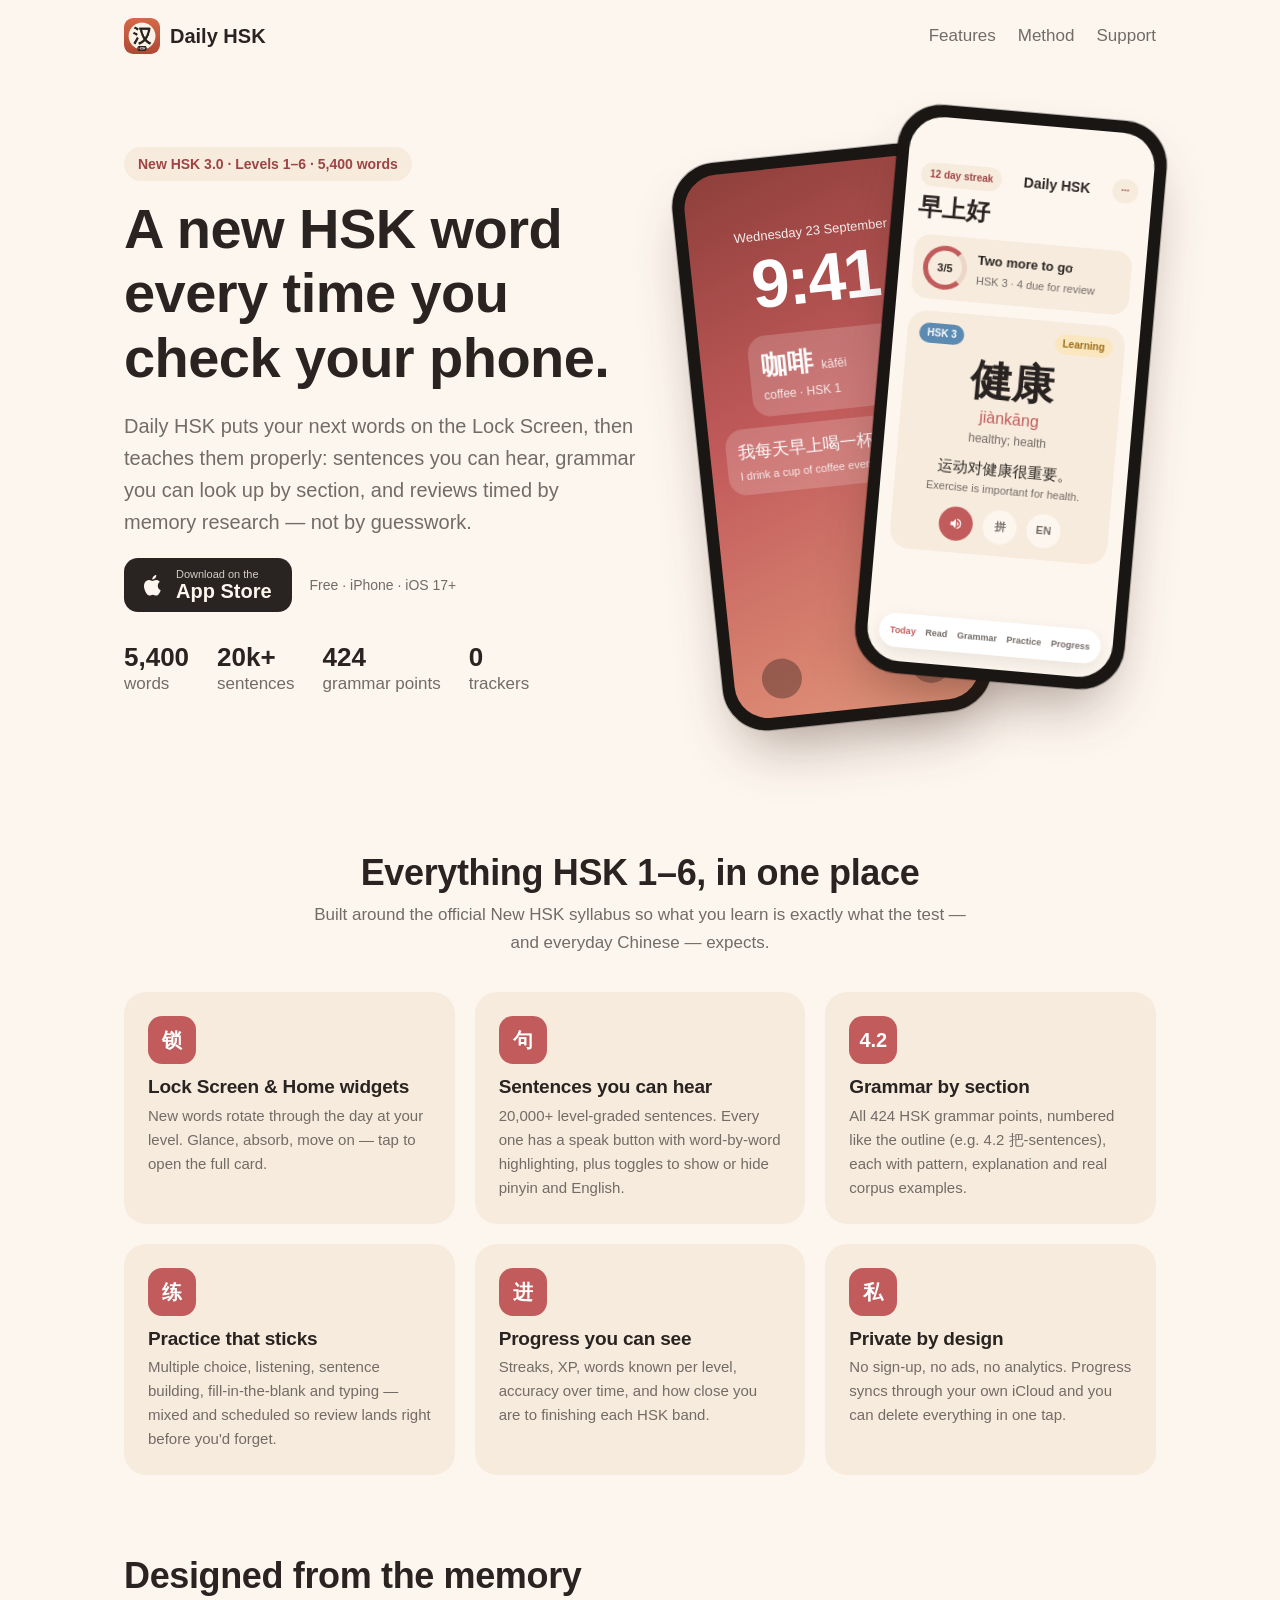
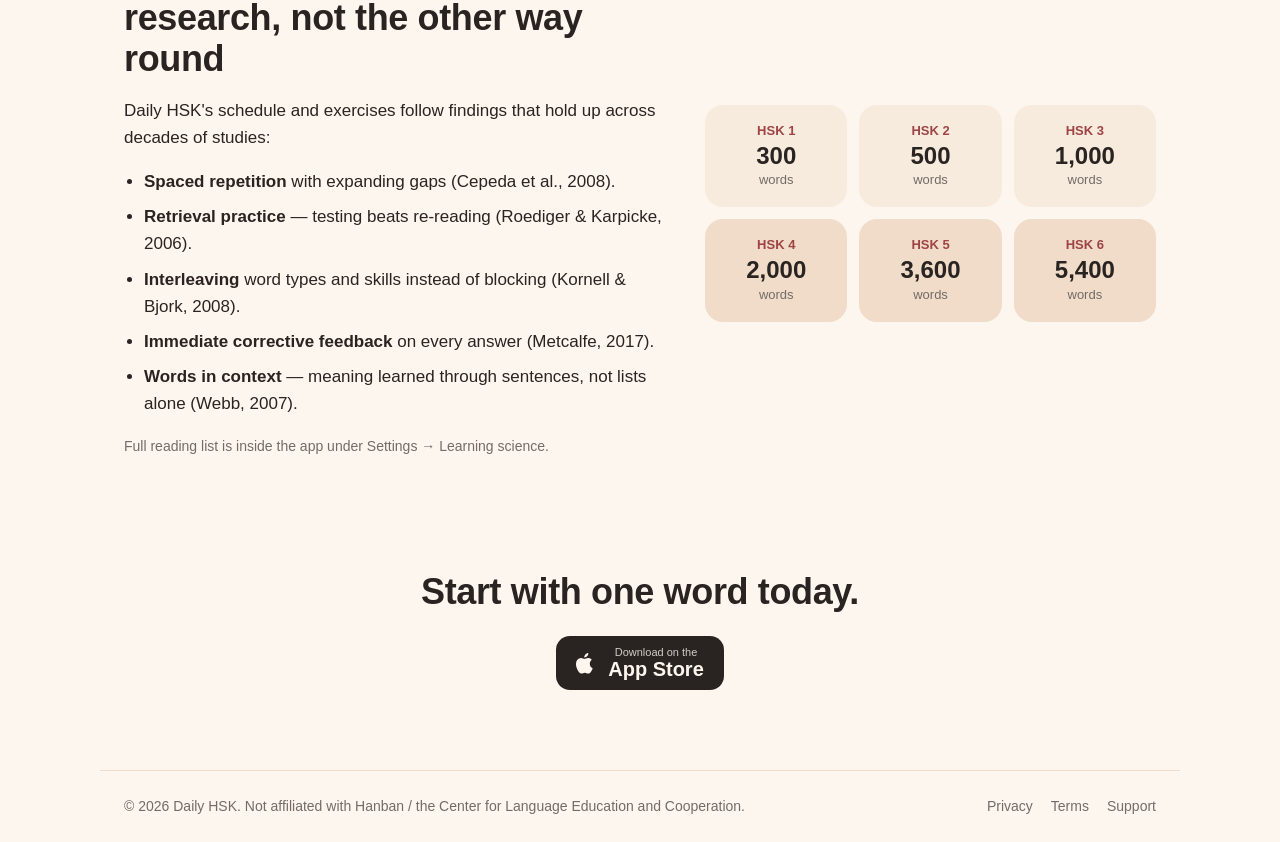
<file: index.html>
<!doctype html>
<html lang="en">
<head>
<meta charset="utf-8">
<meta name="viewport" content="width=device-width, initial-scale=1">
<title>Daily HSK — Learn Chinese from your Lock Screen, HSK 1–6</title>
<meta name="description" content="Daily HSK teaches every New HSK 1–6 word with a Lock Screen widget, 20,000+ graded sentences with audio, numbered grammar points, and research-backed spaced practice.">
<meta property="og:title" content="Daily HSK — Learn Chinese, one day at a time">
<meta property="og:description" content="Every HSK 1–6 word on your Lock Screen. Sentences with audio, grammar by section, spaced review.">
<meta property="og:image" content="https://nang-dev.github.io/daily-hsk-site/icon.png">
<link rel="icon" href="favicon.png">
<link rel="apple-touch-icon" href="apple-touch-icon.png">
<link rel="stylesheet" href="style.css">
</head>
<body>
<header class="nav">
  <a class="brand" href="index.html"><img src="icon.png" alt="" width="36" height="36">Daily HSK</a>
  <nav><a href="#features">Features</a><a href="#method">Method</a><a href="support.html">Support</a></nav>
</header>

<main>
<section class="hero">
  <div class="hero-copy">
    <span class="pill">New HSK 3.0 · Levels 1–6 · 5,400 words</span>
    <h1>A new HSK word every time you check your phone.</h1>
    <p class="lede">Daily HSK puts your next words on the Lock Screen, then teaches them properly: sentences you can hear, grammar you can look up by section, and reviews timed by memory research — not by guesswork.</p>
    <div class="cta">
      <a class="store" href="https://apps.apple.com/app/id6815426392" aria-label="Download on the App Store">
        <svg viewBox="0 0 24 24" width="26" height="26" aria-hidden="true"><path fill="currentColor" d="M16.4 12.6c0-2.3 1.9-3.4 2-3.5-1.1-1.6-2.8-1.8-3.4-1.8-1.4-.1-2.8.9-3.5.9-.7 0-1.9-.8-3.1-.8-1.6 0-3.1.9-3.9 2.4-1.7 2.9-.4 7.2 1.2 9.6.8 1.2 1.8 2.5 3 2.4 1.2 0 1.7-.8 3.1-.8s1.9.8 3.1.8c1.3 0 2.1-1.2 2.9-2.3.9-1.3 1.3-2.6 1.3-2.7 0 0-2.6-1-2.7-4.2zM14.1 5.6c.6-.8 1.1-1.8.9-2.9-.9 0-2 .6-2.7 1.4-.6.7-1.1 1.8-1 2.8 1.1.1 2.1-.5 2.8-1.3z"/></svg>
        <span><small>Download on the</small>App Store</span>
      </a>
      <span class="note">Free · iPhone · iOS 17+</span>
    </div>
    <ul class="hero-facts">
      <li><b>5,400</b> words</li>
      <li><b>20k+</b> sentences</li>
      <li><b>424</b> grammar points</li>
      <li><b>0</b> trackers</li>
    </ul>
  </div>

  <div class="hero-art" aria-hidden="true">
    <!-- Lock Screen mockup -->
    <div class="phone lock">
      <div class="screen">
        <div class="ls-date">Wednesday 23 September</div>
        <div class="ls-time">9:41</div>
        <div class="ls-widget">
          <div class="ls-hanzi">咖啡<span class="ls-py">kāfēi</span></div>
          <div class="ls-meaning">coffee · HSK 1</div>
        </div>
        <div class="ls-widget wide">
          <div class="ls-sent">我每天早上喝一杯咖啡。</div>
          <div class="ls-sent-en">I drink a cup of coffee every morning.</div>
        </div>
        <div class="ls-bottom"><span></span><span></span></div>
      </div>
    </div>
    <!-- App mockup -->
    <div class="phone app">
      <div class="screen">
        <div class="app-top"><span class="streak">12 day streak</span><b>Daily HSK</b><span class="gear">···</span></div>
        <div class="app-greet">早上好</div>
        <div class="goal"><div class="ring"><span>3/5</span></div><div><b>Two more to go</b><small>HSK 3 · 4 due for review</small></div></div>
        <div class="card">
          <div class="card-row"><span class="lvl">HSK 3</span><span class="tag">Learning</span></div>
          <div class="card-hanzi">健康</div>
          <div class="card-py">jiànkāng</div>
          <div class="card-en">healthy; health</div>
          <div class="card-sent">运动对健康很重要。</div>
          <div class="card-sent-en">Exercise is important for health.</div>
          <div class="card-actions"><span class="speak"><svg viewBox="0 0 24 24" width="14" height="14"><path fill="currentColor" d="M3 9v6h4l5 5V4L7 9H3zm13.5 3A4.5 4.5 0 0 0 14 8v8a4.5 4.5 0 0 0 2.5-4zM14 3.2v2.1a7 7 0 0 1 0 13.4v2.1a9 9 0 0 0 0-17.6z"/></svg></span><span class="eye">拼</span><span class="eye">EN</span></div>
        </div>
        <div class="tabs"><span class="on">Today</span><span>Read</span><span>Grammar</span><span>Practice</span><span>Progress</span></div>
      </div>
    </div>
  </div>
</section>

<section id="features" class="features">
  <h2>Everything HSK 1–6, in one place</h2>
  <p class="sub">Built around the official New HSK syllabus so what you learn is exactly what the test — and everyday Chinese — expects.</p>
  <div class="grid">
    <article><div class="ico">锁</div><h3>Lock Screen &amp; Home widgets</h3><p>New words rotate through the day at your level. Glance, absorb, move on — tap to open the full card.</p></article>
    <article><div class="ico">句</div><h3>Sentences you can hear</h3><p>20,000+ level-graded sentences. Every one has a speak button with word-by-word highlighting, plus toggles to show or hide pinyin and English.</p></article>
    <article><div class="ico">4.2</div><h3>Grammar by section</h3><p>All 424 HSK grammar points, numbered like the outline (e.g. 4.2 把-sentences), each with pattern, explanation and real corpus examples.</p></article>
    <article><div class="ico">练</div><h3>Practice that sticks</h3><p>Multiple choice, listening, sentence building, fill-in-the-blank and typing — mixed and scheduled so review lands right before you'd forget.</p></article>
    <article><div class="ico">进</div><h3>Progress you can see</h3><p>Streaks, XP, words known per level, accuracy over time, and how close you are to finishing each HSK band.</p></article>
    <article><div class="ico">私</div><h3>Private by design</h3><p>No sign-up, no ads, no analytics. Progress syncs through your own iCloud and you can delete everything in one tap.</p></article>
  </div>
</section>

<section id="method" class="method">
  <div class="method-copy">
    <h2>Designed from the memory research, not the other way round</h2>
    <p>Daily HSK's schedule and exercises follow findings that hold up across decades of studies:</p>
    <ul>
      <li><b>Spaced repetition</b> with expanding gaps (Cepeda et al., 2008).</li>
      <li><b>Retrieval practice</b> — testing beats re-reading (Roediger &amp; Karpicke, 2006).</li>
      <li><b>Interleaving</b> word types and skills instead of blocking (Kornell &amp; Bjork, 2008).</li>
      <li><b>Immediate corrective feedback</b> on every answer (Metcalfe, 2017).</li>
      <li><b>Words in context</b> — meaning learned through sentences, not lists alone (Webb, 2007).</li>
    </ul>
    <p class="small">Full reading list is inside the app under Settings → Learning science.</p>
  </div>
  <div class="levels" aria-label="HSK levels">
    <div><span>HSK 1</span><b>300</b>words</div>
    <div><span>HSK 2</span><b>500</b>words</div>
    <div><span>HSK 3</span><b>1,000</b>words</div>
    <div><span>HSK 4</span><b>2,000</b>words</div>
    <div><span>HSK 5</span><b>3,600</b>words</div>
    <div><span>HSK 6</span><b>5,400</b>words</div>
  </div>
</section>

<section class="closing">
  <h2>Start with one word today.</h2>
  <a class="store" href="https://apps.apple.com/app/id6815426392"><svg viewBox="0 0 24 24" width="26" height="26" aria-hidden="true"><path fill="currentColor" d="M16.4 12.6c0-2.3 1.9-3.4 2-3.5-1.1-1.6-2.8-1.8-3.4-1.8-1.4-.1-2.8.9-3.5.9-.7 0-1.9-.8-3.1-.8-1.6 0-3.1.9-3.9 2.4-1.7 2.9-.4 7.2 1.2 9.6.8 1.2 1.8 2.5 3 2.4 1.2 0 1.7-.8 3.1-.8s1.9.8 3.1.8c1.3 0 2.1-1.2 2.9-2.3.9-1.3 1.3-2.6 1.3-2.7 0 0-2.6-1-2.7-4.2zM14.1 5.6c.6-.8 1.1-1.8.9-2.9-.9 0-2 .6-2.7 1.4-.6.7-1.1 1.8-1 2.8 1.1.1 2.1-.5 2.8-1.3z"/></svg><span><small>Download on the</small>App Store</span></a>
</section>
</main>

<footer>
  <span>© 2026 Daily HSK. Not affiliated with Hanban / the Center for Language Education and Cooperation.</span>
  <nav><a href="privacy.html">Privacy</a><a href="terms.html">Terms</a><a href="support.html">Support</a></nav>
</footer>
</body>
</html>
</file>
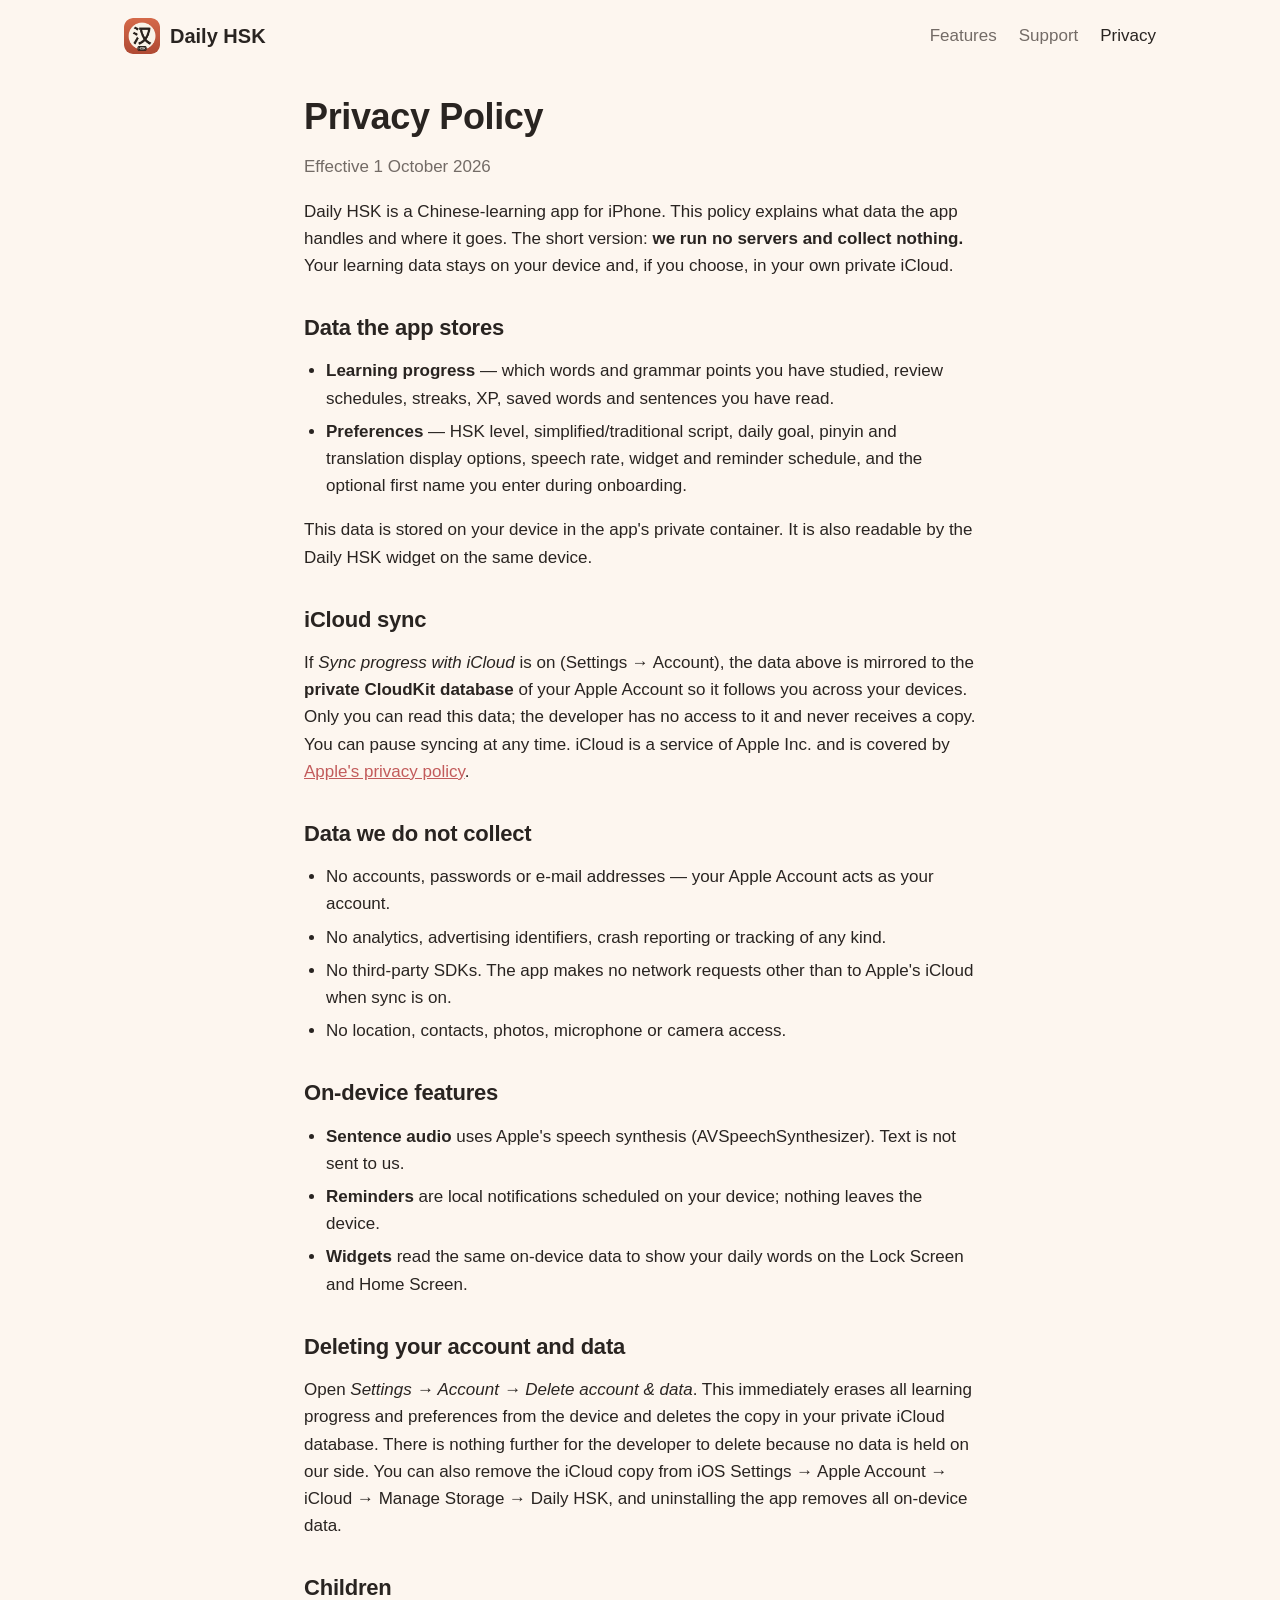
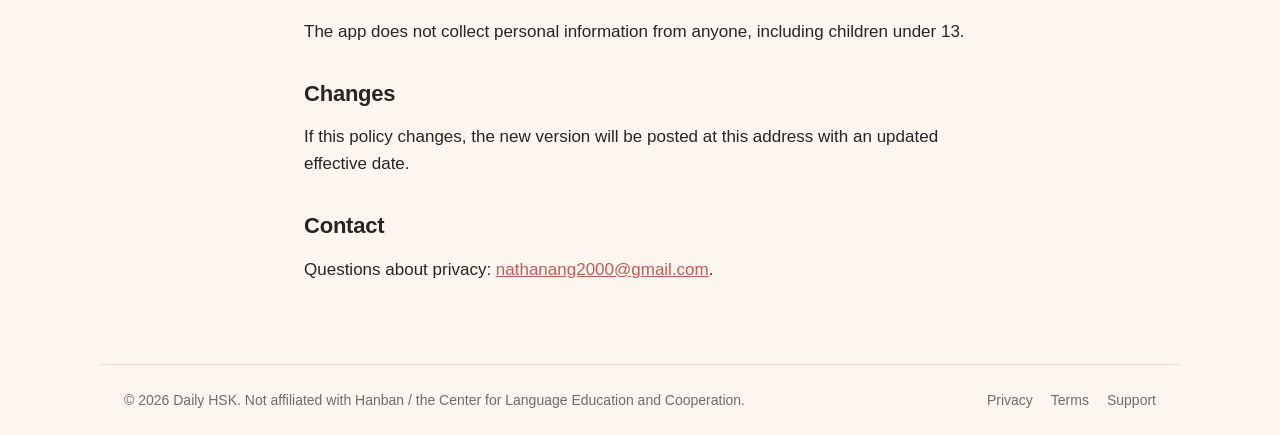
<file: privacy.html>
<!doctype html>
<html lang="en">
<head>
<meta charset="utf-8">
<meta name="viewport" content="width=device-width, initial-scale=1">
<title>Daily HSK · Privacy Policy</title>
<link rel="icon" href="favicon.png">
<link rel="stylesheet" href="style.css">
</head>
<body>
<header class="nav">
  <a class="brand" href="index.html"><img src="icon.png" alt="" width="36" height="36">Daily HSK</a>
  <nav><a href="index.html#features">Features</a><a href="support.html">Support</a><a href="privacy.html" aria-current="page">Privacy</a></nav>
</header>
<main class="doc">
  <h1>Privacy Policy</h1>
  <p class="meta">Effective 1 October 2026</p>

  <p>Daily HSK is a Chinese-learning app for iPhone. This policy explains what data the app handles and where it goes. The short version: <strong>we run no servers and collect nothing.</strong> Your learning data stays on your device and, if you choose, in your own private iCloud.</p>

  <h2>Data the app stores</h2>
  <ul>
    <li><strong>Learning progress</strong> — which words and grammar points you have studied, review schedules, streaks, XP, saved words and sentences you have read.</li>
    <li><strong>Preferences</strong> — HSK level, simplified/traditional script, daily goal, pinyin and translation display options, speech rate, widget and reminder schedule, and the optional first name you enter during onboarding.</li>
  </ul>
  <p>This data is stored on your device in the app's private container. It is also readable by the Daily HSK widget on the same device.</p>

  <h2>iCloud sync</h2>
  <p>If <em>Sync progress with iCloud</em> is on (Settings → Account), the data above is mirrored to the <strong>private CloudKit database</strong> of your Apple Account so it follows you across your devices. Only you can read this data; the developer has no access to it and never receives a copy. You can pause syncing at any time. iCloud is a service of Apple Inc. and is covered by <a href="https://www.apple.com/legal/privacy/">Apple's privacy policy</a>.</p>

  <h2>Data we do not collect</h2>
  <ul>
    <li>No accounts, passwords or e-mail addresses — your Apple Account acts as your account.</li>
    <li>No analytics, advertising identifiers, crash reporting or tracking of any kind.</li>
    <li>No third-party SDKs. The app makes no network requests other than to Apple's iCloud when sync is on.</li>
    <li>No location, contacts, photos, microphone or camera access.</li>
  </ul>

  <h2>On-device features</h2>
  <ul>
    <li><strong>Sentence audio</strong> uses Apple's speech synthesis (AVSpeechSynthesizer). Text is not sent to us.</li>
    <li><strong>Reminders</strong> are local notifications scheduled on your device; nothing leaves the device.</li>
    <li><strong>Widgets</strong> read the same on-device data to show your daily words on the Lock Screen and Home Screen.</li>
  </ul>

  <h2>Deleting your account and data</h2>
  <p>Open <em>Settings → Account → Delete account &amp; data</em>. This immediately erases all learning progress and preferences from the device and deletes the copy in your private iCloud database. There is nothing further for the developer to delete because no data is held on our side. You can also remove the iCloud copy from iOS Settings → Apple Account → iCloud → Manage Storage → Daily HSK, and uninstalling the app removes all on-device data.</p>

  <h2>Children</h2>
  <p>The app does not collect personal information from anyone, including children under 13.</p>

  <h2>Changes</h2>
  <p>If this policy changes, the new version will be posted at this address with an updated effective date.</p>

  <h2>Contact</h2>
  <p>Questions about privacy: <a href="mailto:nathanang2000@gmail.com">nathanang2000@gmail.com</a>.</p>
</main>
<footer>
  <span>© 2026 Daily HSK. Not affiliated with Hanban / the Center for Language Education and Cooperation.</span>
  <nav><a href="privacy.html">Privacy</a><a href="terms.html">Terms</a><a href="support.html">Support</a></nav>
</footer>
</body>
</html>
</file>
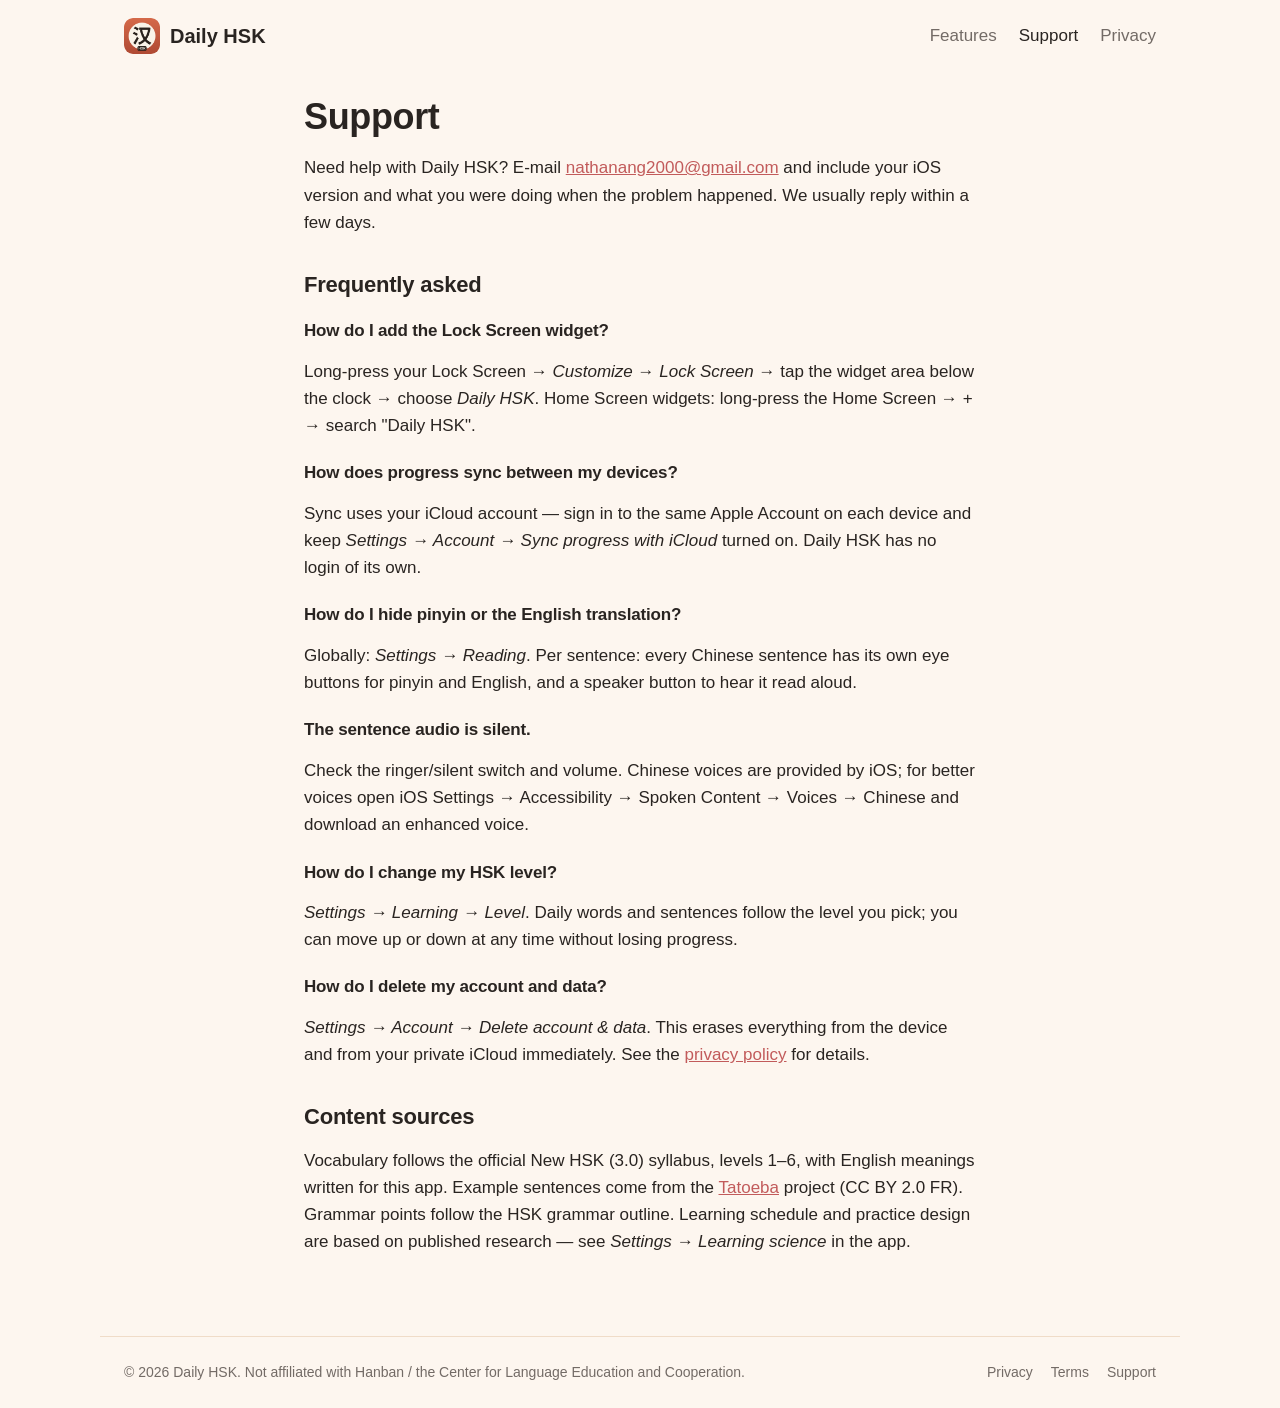
<file: support.html>
<!doctype html>
<html lang="en">
<head>
<meta charset="utf-8">
<meta name="viewport" content="width=device-width, initial-scale=1">
<title>Daily HSK · Support</title>
<link rel="icon" href="favicon.png">
<link rel="stylesheet" href="style.css">
</head>
<body>
<header class="nav">
  <a class="brand" href="index.html"><img src="icon.png" alt="" width="36" height="36">Daily HSK</a>
  <nav><a href="index.html#features">Features</a><a href="support.html" aria-current="page">Support</a><a href="privacy.html">Privacy</a></nav>
</header>
<main class="doc">
  <h1>Support</h1>
  <p>Need help with Daily HSK? E-mail <a href="mailto:nathanang2000@gmail.com">nathanang2000@gmail.com</a> and include your iOS version and what you were doing when the problem happened. We usually reply within a few days.</p>

  <h2>Frequently asked</h2>

  <h3>How do I add the Lock Screen widget?</h3>
  <p>Long-press your Lock Screen → <em>Customize</em> → <em>Lock Screen</em> → tap the widget area below the clock → choose <em>Daily HSK</em>. Home Screen widgets: long-press the Home Screen → <em>+</em> → search "Daily HSK".</p>

  <h3>How does progress sync between my devices?</h3>
  <p>Sync uses your iCloud account — sign in to the same Apple Account on each device and keep <em>Settings → Account → Sync progress with iCloud</em> turned on. Daily HSK has no login of its own.</p>

  <h3>How do I hide pinyin or the English translation?</h3>
  <p>Globally: <em>Settings → Reading</em>. Per sentence: every Chinese sentence has its own eye buttons for pinyin and English, and a speaker button to hear it read aloud.</p>

  <h3>The sentence audio is silent.</h3>
  <p>Check the ringer/silent switch and volume. Chinese voices are provided by iOS; for better voices open iOS Settings → Accessibility → Spoken Content → Voices → Chinese and download an enhanced voice.</p>

  <h3>How do I change my HSK level?</h3>
  <p><em>Settings → Learning → Level</em>. Daily words and sentences follow the level you pick; you can move up or down at any time without losing progress.</p>

  <h3>How do I delete my account and data?</h3>
  <p><em>Settings → Account → Delete account &amp; data</em>. This erases everything from the device and from your private iCloud immediately. See the <a href="privacy.html">privacy policy</a> for details.</p>

  <h2>Content sources</h2>
  <p>Vocabulary follows the official New HSK (3.0) syllabus, levels 1–6, with English meanings written for this app. Example sentences come from the <a href="https://tatoeba.org">Tatoeba</a> project (CC BY 2.0 FR). Grammar points follow the HSK grammar outline. Learning schedule and practice design are based on published research — see <em>Settings → Learning science</em> in the app.</p>
</main>
<footer>
  <span>© 2026 Daily HSK. Not affiliated with Hanban / the Center for Language Education and Cooperation.</span>
  <nav><a href="privacy.html">Privacy</a><a href="terms.html">Terms</a><a href="support.html">Support</a></nav>
</footer>
</body>
</html>
</file>
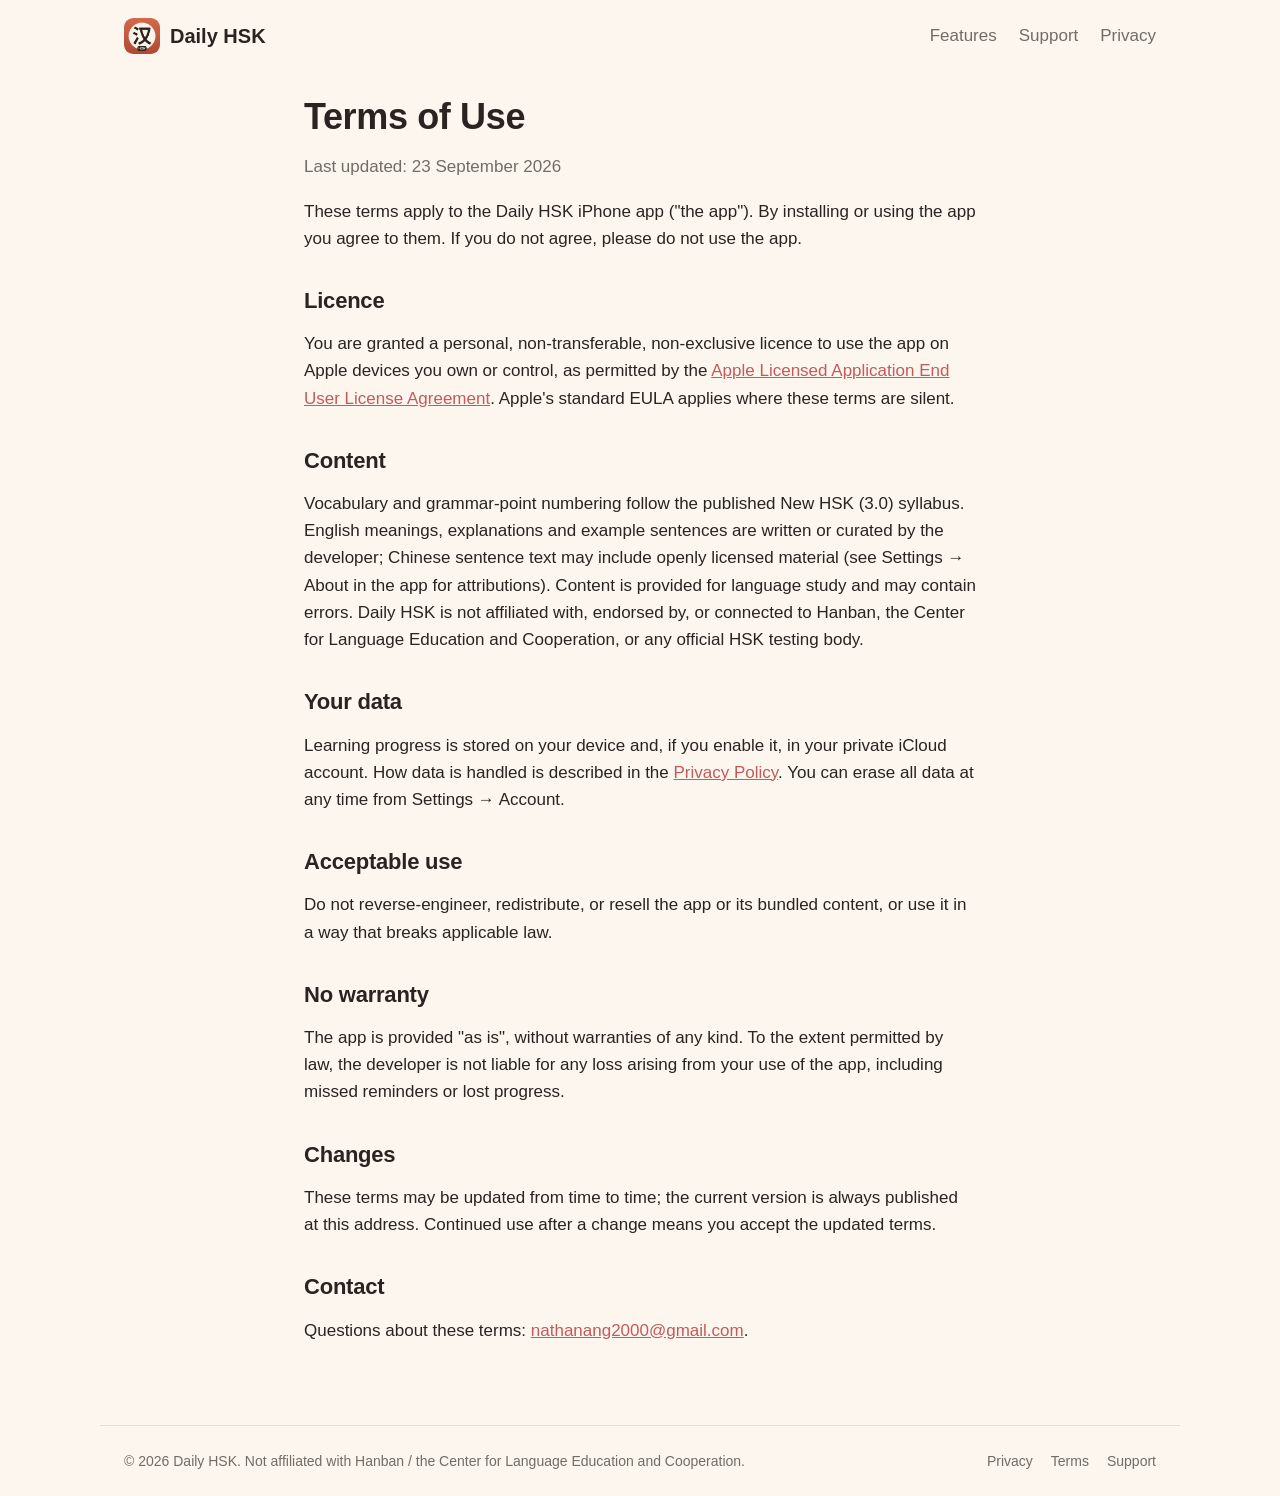
<file: terms.html>
<!doctype html>
<html lang="en">
<head>
<meta charset="utf-8">
<meta name="viewport" content="width=device-width, initial-scale=1">
<title>Terms of Use — Daily HSK</title>
<link rel="icon" href="favicon.png">
<link rel="stylesheet" href="style.css">
</head>
<body>
<header class="nav">
  <a class="brand" href="index.html"><img src="icon.png" alt="" width="36" height="36">Daily HSK</a>
  <nav><a href="index.html#features">Features</a><a href="support.html">Support</a><a href="privacy.html">Privacy</a></nav>
</header>
<main class="doc">
<h1>Terms of Use</h1>
<p class="meta">Last updated: 23 September 2026</p>

<p>These terms apply to the Daily HSK iPhone app ("the app"). By installing or using the app you agree to them. If you do not agree, please do not use the app.</p>

<h2>Licence</h2>
<p>You are granted a personal, non-transferable, non-exclusive licence to use the app on Apple devices you own or control, as permitted by the <a href="https://www.apple.com/legal/internet-services/itunes/dev/stdeula/">Apple Licensed Application End User License Agreement</a>. Apple's standard EULA applies where these terms are silent.</p>

<h2>Content</h2>
<p>Vocabulary and grammar-point numbering follow the published New HSK (3.0) syllabus. English meanings, explanations and example sentences are written or curated by the developer; Chinese sentence text may include openly licensed material (see Settings → About in the app for attributions). Content is provided for language study and may contain errors. Daily HSK is not affiliated with, endorsed by, or connected to Hanban, the Center for Language Education and Cooperation, or any official HSK testing body.</p>

<h2>Your data</h2>
<p>Learning progress is stored on your device and, if you enable it, in your private iCloud account. How data is handled is described in the <a href="privacy.html">Privacy Policy</a>. You can erase all data at any time from Settings → Account.</p>

<h2>Acceptable use</h2>
<p>Do not reverse-engineer, redistribute, or resell the app or its bundled content, or use it in a way that breaks applicable law.</p>

<h2>No warranty</h2>
<p>The app is provided "as is", without warranties of any kind. To the extent permitted by law, the developer is not liable for any loss arising from your use of the app, including missed reminders or lost progress.</p>

<h2>Changes</h2>
<p>These terms may be updated from time to time; the current version is always published at this address. Continued use after a change means you accept the updated terms.</p>

<h2>Contact</h2>
<p>Questions about these terms: <a href="mailto:nathanang2000@gmail.com">nathanang2000@gmail.com</a>.</p>
</main>
<footer>
  <span>© 2026 Daily HSK. Not affiliated with Hanban / the Center for Language Education and Cooperation.</span>
  <nav><a href="privacy.html">Privacy</a><a href="terms.html">Terms</a><a href="support.html">Support</a></nav>
</footer>
</body>
</html>
</file>
<file: style.css>
:root {
  --bg: #fdf6ef;
  --card: #f7ebdd;
  --card2: #f0dcc8;
  --ink: #292421;
  --ink2: #736b66;
  --accent: #c25b5b;
  --accent-dark: #9e4444;
  --gold: #eeb84d;
  --max: 1080px;
  color-scheme: light dark;
}
@media (prefers-color-scheme: dark) {
  :root { --bg: #1c1a18; --card: #2b2725; --card2: #3d3633; --ink: #f2ede6; --ink2: #aea69e; --accent: #db7873; --accent-dark: #c25b5b; }
}
* { box-sizing: border-box; }
html { scroll-behavior: smooth; }
body {
  margin: 0;
  font: 17px/1.6 -apple-system, BlinkMacSystemFont, "SF Pro Text", "Helvetica Neue", Arial, sans-serif;
  color: var(--ink);
  background: var(--bg);
  -webkit-font-smoothing: antialiased;
  overflow-x: hidden;
}
a { color: var(--accent); }
h1, h2, h3 { line-height: 1.15; letter-spacing: -0.01em; }
h1 { font-size: clamp(34px, 5vw, 56px); margin: 16px 0; font-weight: 800; }
h2 { font-size: clamp(26px, 3.4vw, 36px); margin: 0 0 8px; font-weight: 800; }
h3 { font-size: 19px; margin: 12px 0 6px; }
.small, small { color: var(--ink2); font-size: 14px; }

/* nav */
.nav, header {
  display: flex; justify-content: space-between; align-items: center;
  max-width: var(--max); margin: 0 auto; padding: 18px 24px;
}
.brand { display: flex; align-items: center; gap: 10px; font-weight: 800; font-size: 20px; color: var(--ink); text-decoration: none; white-space: nowrap; }
.brand img { border-radius: 9px; }
header nav a { margin-left: 22px; color: var(--ink2); text-decoration: none; font-weight: 500; }
header nav a:hover, header nav a[aria-current] { color: var(--ink); }

/* hero */
.hero {
  max-width: var(--max); margin: 0 auto; padding: 40px 24px 80px;
  display: grid; grid-template-columns: 1.05fr 1fr; gap: 32px; align-items: center;
}
.pill { display: inline-block; background: var(--card); color: var(--accent-dark); border-radius: 999px; padding: 6px 14px; font-size: 14px; font-weight: 600; }
.lede { font-size: 20px; color: var(--ink2); max-width: 34em; }
.cta { display: flex; align-items: center; gap: 18px; flex-wrap: wrap; margin-top: 8px; }
.store {
  display: inline-flex; align-items: center; gap: 10px;
  background: var(--ink); color: var(--bg); text-decoration: none;
  padding: 10px 20px 10px 16px; border-radius: 14px; line-height: 1.1;
}
@media (prefers-color-scheme: dark) { .store { background: #f2ede6; color: #1c1a18; } }
.store span { display: flex; flex-direction: column; font-weight: 700; font-size: 20px; }
.store small { font-size: 11px; font-weight: 500; opacity: .8; color: inherit; }
.note { color: var(--ink2); font-size: 14px; }
.hero-facts { list-style: none; padding: 0; margin: 32px 0 0; display: flex; gap: 28px; flex-wrap: wrap; color: var(--ink2); }
.hero-facts b { display: block; color: var(--ink); font-size: 26px; line-height: 1; }

/* phones */
.hero-art { position: relative; height: 620px; }
.phone {
  position: absolute; width: 270px; height: 570px; border-radius: 44px;
  background: #1a1614; padding: 12px; box-shadow: 0 30px 60px -20px rgba(60, 30, 20, .45), 0 0 0 1px rgba(0,0,0,.25);
}
.phone .screen { width: 100%; height: 100%; border-radius: 34px; overflow: hidden; position: relative; }
.phone.lock { left: 6%; top: 40px; transform: rotate(-6deg); z-index: 1; }
.phone.app { right: 2%; top: 0; transform: rotate(5deg); z-index: 2; }
.phone.lock .screen { background: linear-gradient(160deg, #8f3f3b 0%, #c25b5b 45%, #e2957a 100%); color: #fff; text-align: center; padding: 56px 16px 0; }
.ls-date { font-size: 13px; opacity: .9; }
.ls-time { font-size: 68px; font-weight: 600; letter-spacing: -0.03em; line-height: 1; margin: 2px 0 18px; }
.ls-widget { background: rgba(255,255,255,.18); backdrop-filter: blur(6px); border-radius: 18px; padding: 10px 12px; margin: 0 auto 10px; width: 150px; text-align: left; overflow: hidden; }
.ls-widget.wide { width: 100%; }
.ls-hanzi { font-size: 26px; font-weight: 600; display: flex; align-items: baseline; gap: 8px; }
.ls-py { font-size: 12px; opacity: .85; font-weight: 400; }
.ls-meaning { font-size: 12px; opacity: .85; }
.ls-sent { font-size: 17px; font-weight: 500; }
.ls-sent-en { font-size: 11px; opacity: .85; margin-top: 2px; white-space: nowrap; overflow: hidden; text-overflow: ellipsis; }
.ls-bottom { position: absolute; bottom: 18px; left: 0; right: 0; display: flex; justify-content: space-between; padding: 0 28px; }
.ls-bottom span { width: 40px; height: 40px; border-radius: 50%; background: rgba(0,0,0,.3); }

.phone.app .screen { background: #fdf6ef; color: #292421; padding: 46px 14px 0; font-size: 12px; }
.app-top { display: flex; justify-content: space-between; align-items: center; font-size: 14px; }
.streak, .gear { background: #f7ebdd; border-radius: 999px; padding: 4px 9px; font-size: 10px; font-weight: 600; color: #9e4444; }
.app-greet { font-size: 24px; font-weight: 600; margin: 2px 0 8px; }
.goal { display: flex; gap: 10px; align-items: center; background: #f7ebdd; border-radius: 16px; padding: 10px; margin-bottom: 12px; }
.goal b { display: block; font-size: 13px; }
.goal small { color: #736b66; font-size: 11px; }
.ring { width: 44px; height: 44px; border-radius: 50%; border: 5px solid #c25b5b; border-right-color: #ecd7c6; display: grid; place-items: center; font-weight: 700; font-size: 11px; }
.card { background: #f7ebdd; border-radius: 20px; padding: 12px; text-align: center; }
.card-row { display: flex; justify-content: space-between; }
.lvl { background: #5b8bb3; color: #fff; border-radius: 999px; padding: 2px 8px; font-size: 10px; font-weight: 700; }
.tag { background: #fbe7bf; color: #9a6a12; border-radius: 999px; padding: 2px 8px; font-size: 10px; font-weight: 600; }
.card-hanzi { font-size: 42px; font-weight: 600; margin-top: 10px; line-height: 1.1; }
.card-py { color: #c25b5b; font-size: 16px; }
.card-en { color: #736b66; font-size: 12px; margin-bottom: 8px; }
.card-sent { font-size: 15px; }
.card-sent-en { color: #736b66; font-size: 11px; margin-bottom: 10px; }
.card-actions { display: flex; justify-content: center; gap: 10px; }
.card-actions span { width: 34px; height: 34px; border-radius: 50%; display: grid; place-items: center; background: #fdf6ef; font-size: 11px; font-weight: 700; color: #736b66; }
.card-actions .speak { background: #c25b5b; color: #fff; font-size: 14px; }
.tabs { position: absolute; left: 12px; right: 12px; bottom: 14px; background: #fff; border-radius: 999px; padding: 10px 6px; display: flex; justify-content: space-around; font-size: 9px; color: #736b66; font-weight: 600; box-shadow: 0 6px 18px rgba(0,0,0,.08); }
.tabs .on { color: #c25b5b; }

/* features */
.features { max-width: var(--max); margin: 0 auto; padding: 40px 24px; text-align: center; }
.sub { color: var(--ink2); max-width: 40em; margin: 0 auto 36px; }
.grid { display: grid; grid-template-columns: repeat(3, 1fr); gap: 20px; text-align: left; }
.grid article { background: var(--card); border-radius: 22px; padding: 24px; }
.grid p { margin: 0; color: var(--ink2); font-size: 15px; }
.ico { width: 48px; height: 48px; border-radius: 14px; background: var(--accent); color: #fff; display: grid; place-items: center; font-weight: 700; font-size: 20px; }

/* method */
.method { max-width: var(--max); margin: 40px auto; padding: 0 24px; display: grid; grid-template-columns: 1.2fr 1fr; gap: 40px; align-items: center; }
.method ul { padding-left: 20px; }
.method li { margin: 8px 0; }
.levels { display: grid; grid-template-columns: repeat(3, 1fr); gap: 12px; }
.levels div { background: var(--card); border-radius: 18px; padding: 16px 14px; text-align: center; color: var(--ink2); font-size: 13px; }
.levels span { display: block; font-weight: 700; color: var(--accent-dark); }
.levels b { display: block; font-size: 24px; color: var(--ink); line-height: 1.2; }
.levels div:nth-child(n+4) { background: var(--card2); }

/* closing */
.closing { text-align: center; padding: 60px 24px 80px; }
.closing .store { margin-top: 16px; }

/* text pages */
main.doc { max-width: 720px; margin: 0 auto; padding: 8px 24px 64px; }
main.doc h1 { font-size: 36px; }
main.doc h2 { font-size: 22px; margin: 36px 0 8px; }
main.doc h3 { font-size: 17px; margin: 24px 0 4px; }
.meta { color: var(--ink2); margin-top: 0; }
main.doc ul { padding-left: 22px; }
main.doc li { margin: 6px 0; }

footer {
  max-width: var(--max); margin: 0 auto; padding: 24px; color: var(--ink2); font-size: 14px;
  border-top: 1px solid var(--card2); display: flex; justify-content: space-between; gap: 16px; flex-wrap: wrap;
}
footer nav a { margin-left: 18px; color: var(--ink2); text-decoration: none; }
footer nav a:hover { color: var(--ink); }

@media (max-width: 900px) {
  .hero { grid-template-columns: 1fr; padding-bottom: 40px; }
  .hero-art { height: 560px; max-width: 520px; margin: 0 auto; width: 100%; }
  .grid { grid-template-columns: 1fr 1fr; }
  .method { grid-template-columns: 1fr; }
}
@media (max-width: 600px) {
  .hero-art { height: 500px; }
  .phone.lock { left: -6%; top: 30px; transform: rotate(-7deg) scale(.74); transform-origin: top left; }
  .phone.app { right: -6%; top: 0; transform: rotate(6deg) scale(.74); transform-origin: top right; }
  .hero-facts { gap: 20px; }
  .grid { grid-template-columns: 1fr; }
  header nav a { margin-left: 14px; font-size: 15px; }
}
</file>
